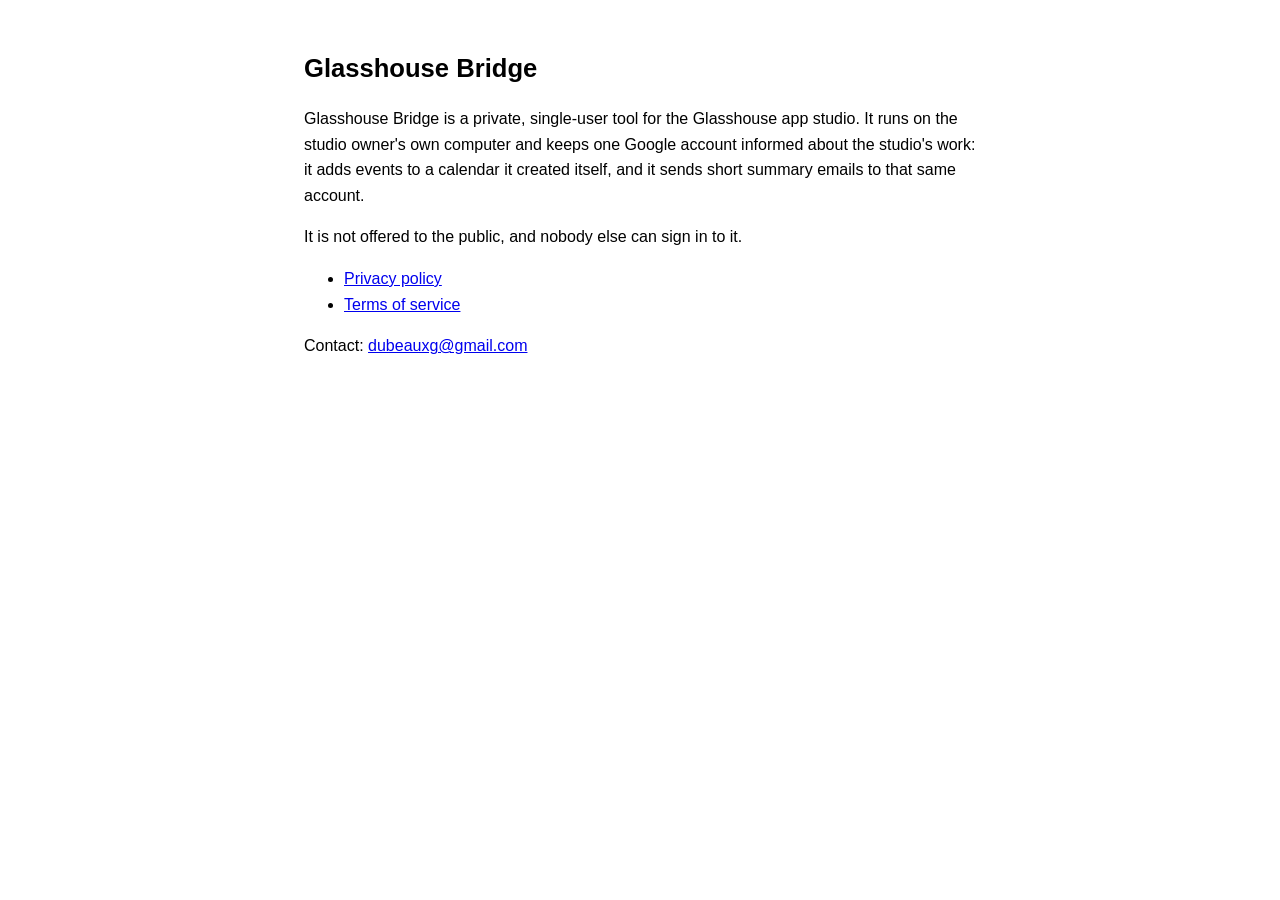
<file: index.html>
<!doctype html>
<html lang="en">
<head><meta charset="utf-8"><meta name="viewport" content="width=device-width, initial-scale=1"><title>Glasshouse Bridge</title><link rel="stylesheet" href="style.css"></head>
<body>
<h1>Glasshouse Bridge</h1>
<p>Glasshouse Bridge is a private, single-user tool for the Glasshouse app studio. It runs on the studio owner's own computer and keeps one Google account informed about the studio's work: it adds events to a calendar it created itself, and it sends short summary emails to that same account.</p>
<p>It is not offered to the public, and nobody else can sign in to it.</p>
<ul>
<li><a href="privacy.html">Privacy policy</a></li>
<li><a href="terms.html">Terms of service</a></li>
</ul>
<p>Contact: <a href="mailto:dubeauxg@gmail.com">dubeauxg@gmail.com</a></p>
</body>
</html>
</file>
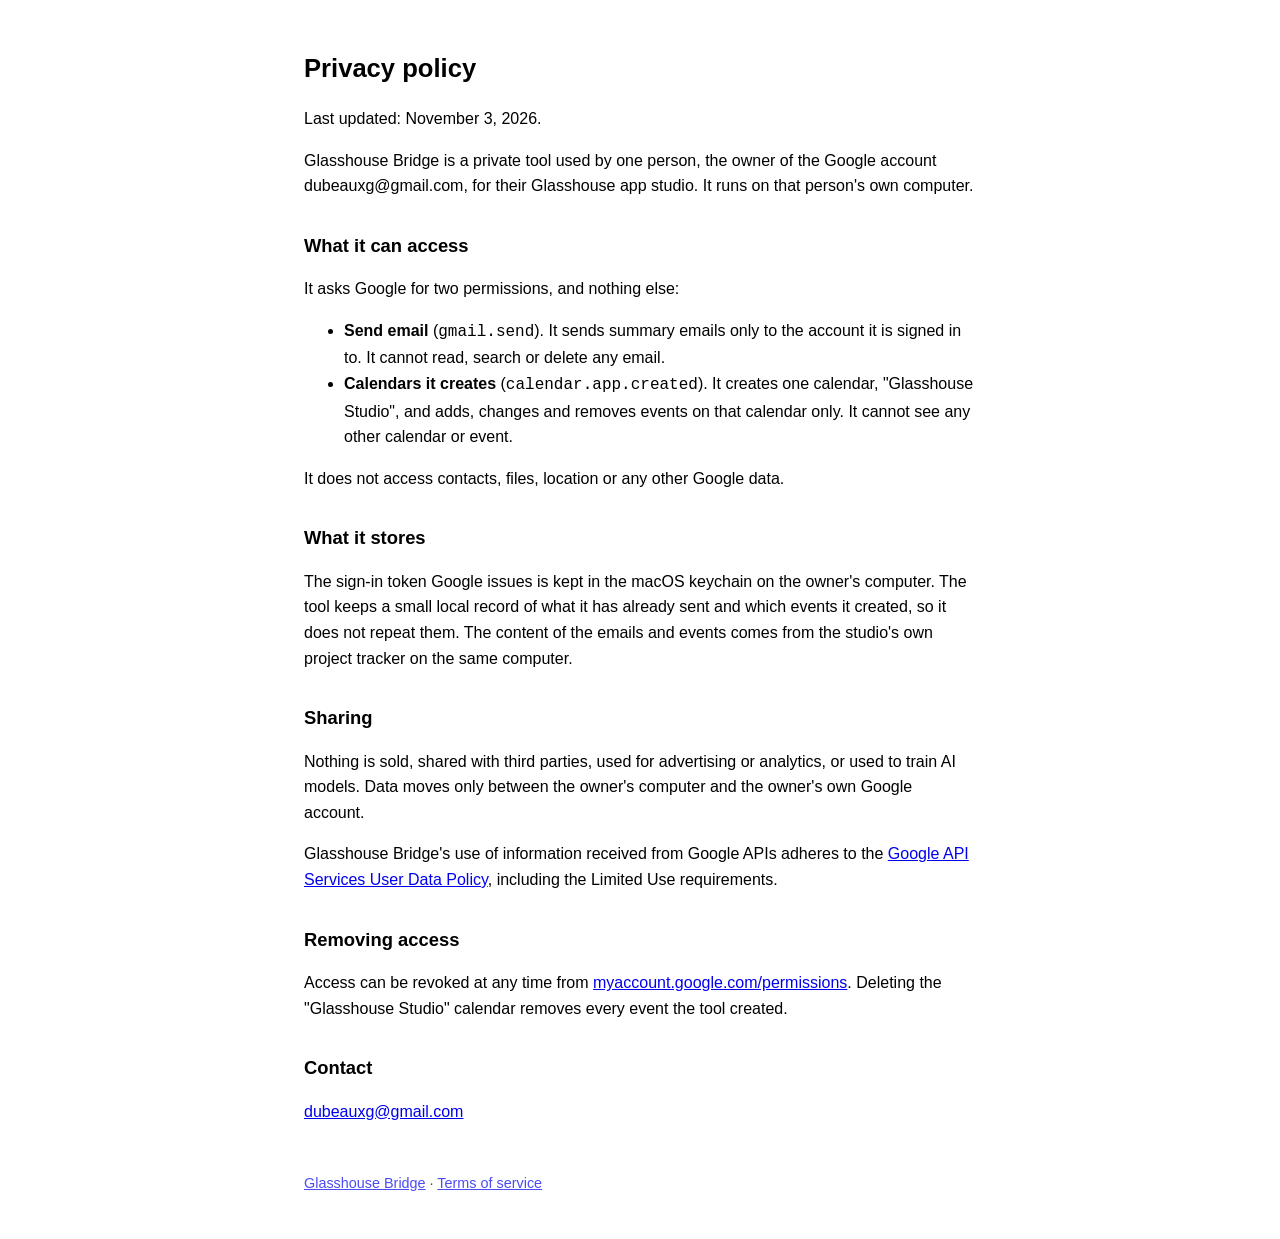
<file: privacy.html>
<!doctype html>
<html lang="en">
<head><meta charset="utf-8"><meta name="viewport" content="width=device-width, initial-scale=1"><title>Glasshouse Bridge: Privacy</title><link rel="stylesheet" href="style.css"></head>
<body>
<h1>Privacy policy</h1>
<p>Last updated: November 3, 2026.</p>
<p>Glasshouse Bridge is a private tool used by one person, the owner of the Google account dubeauxg@gmail.com, for their Glasshouse app studio. It runs on that person's own computer.</p>

<h2>What it can access</h2>
<p>It asks Google for two permissions, and nothing else:</p>
<ul>
<li><strong>Send email</strong> (<code>gmail.send</code>). It sends summary emails only to the account it is signed in to. It cannot read, search or delete any email.</li>
<li><strong>Calendars it creates</strong> (<code>calendar.app.created</code>). It creates one calendar, "Glasshouse Studio", and adds, changes and removes events on that calendar only. It cannot see any other calendar or event.</li>
</ul>
<p>It does not access contacts, files, location or any other Google data.</p>

<h2>What it stores</h2>
<p>The sign-in token Google issues is kept in the macOS keychain on the owner's computer. The tool keeps a small local record of what it has already sent and which events it created, so it does not repeat them. The content of the emails and events comes from the studio's own project tracker on the same computer.</p>

<h2>Sharing</h2>
<p>Nothing is sold, shared with third parties, used for advertising or analytics, or used to train AI models. Data moves only between the owner's computer and the owner's own Google account.</p>
<p>Glasshouse Bridge's use of information received from Google APIs adheres to the <a href="https://developers.google.com/terms/api-services-user-data-policy">Google API Services User Data Policy</a>, including the Limited Use requirements.</p>

<h2>Removing access</h2>
<p>Access can be revoked at any time from <a href="https://myaccount.google.com/permissions">myaccount.google.com/permissions</a>. Deleting the "Glasshouse Studio" calendar removes every event the tool created.</p>

<h2>Contact</h2>
<p><a href="mailto:dubeauxg@gmail.com">dubeauxg@gmail.com</a></p>
<footer><a href="index.html">Glasshouse Bridge</a> · <a href="terms.html">Terms of service</a></footer>
</body>
</html>
</file>
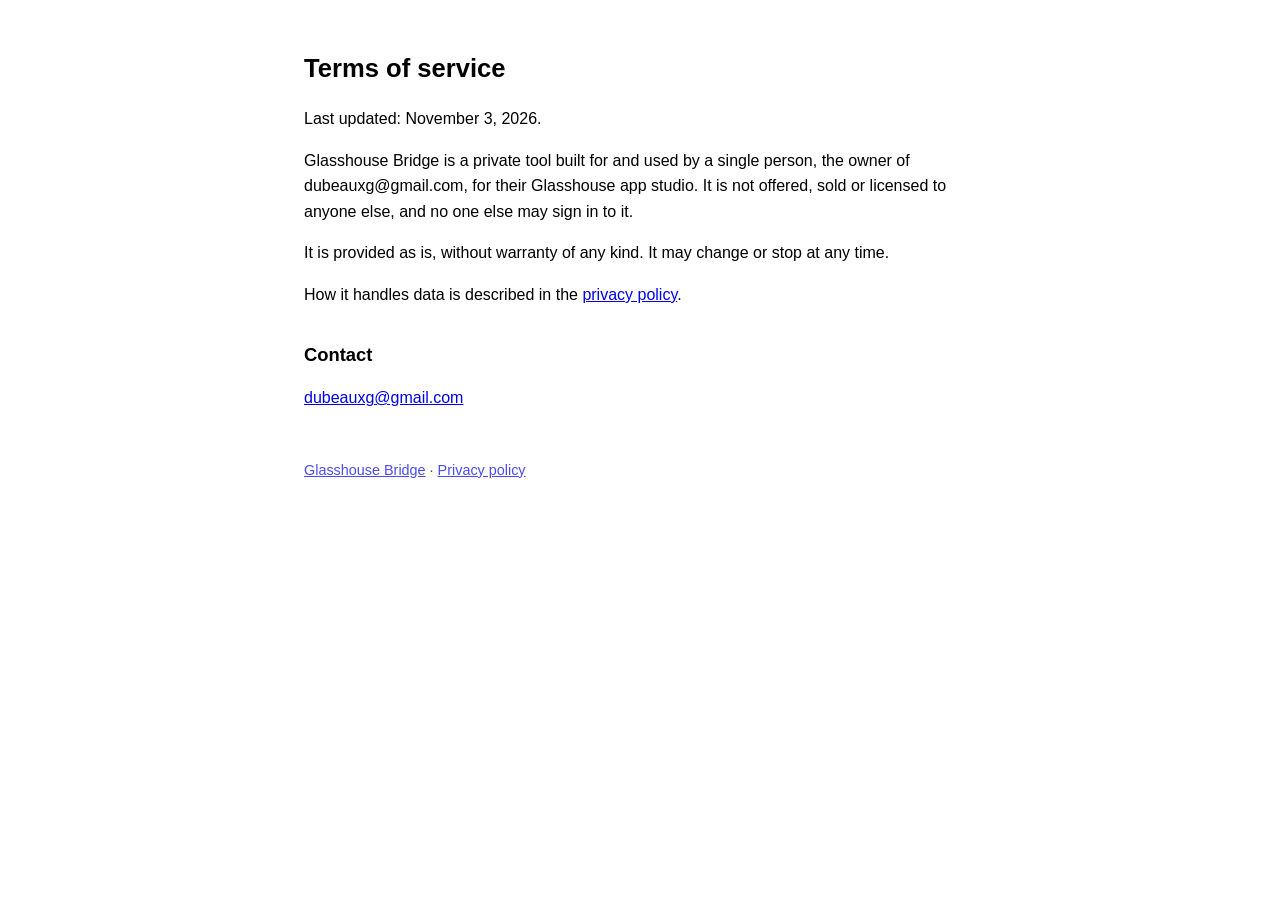
<file: terms.html>
<!doctype html>
<html lang="en">
<head><meta charset="utf-8"><meta name="viewport" content="width=device-width, initial-scale=1"><title>Glasshouse Bridge: Terms</title><link rel="stylesheet" href="style.css"></head>
<body>
<h1>Terms of service</h1>
<p>Last updated: November 3, 2026.</p>
<p>Glasshouse Bridge is a private tool built for and used by a single person, the owner of dubeauxg@gmail.com, for their Glasshouse app studio. It is not offered, sold or licensed to anyone else, and no one else may sign in to it.</p>
<p>It is provided as is, without warranty of any kind. It may change or stop at any time.</p>
<p>How it handles data is described in the <a href="privacy.html">privacy policy</a>.</p>
<h2>Contact</h2>
<p><a href="mailto:dubeauxg@gmail.com">dubeauxg@gmail.com</a></p>
<footer><a href="index.html">Glasshouse Bridge</a> · <a href="privacy.html">Privacy policy</a></footer>
</body>
</html>
</file>
<file: style.css>
:root { color-scheme: light dark; }
body { font: 16px/1.6 -apple-system, BlinkMacSystemFont, "Helvetica Neue", sans-serif; max-width: 42rem; margin: 3rem auto; padding: 0 1rem; }
h1 { font-size: 1.6rem; }
h2 { font-size: 1.15rem; margin-top: 2rem; }
footer { margin-top: 3rem; font-size: 0.9rem; opacity: 0.7; }
</file>
